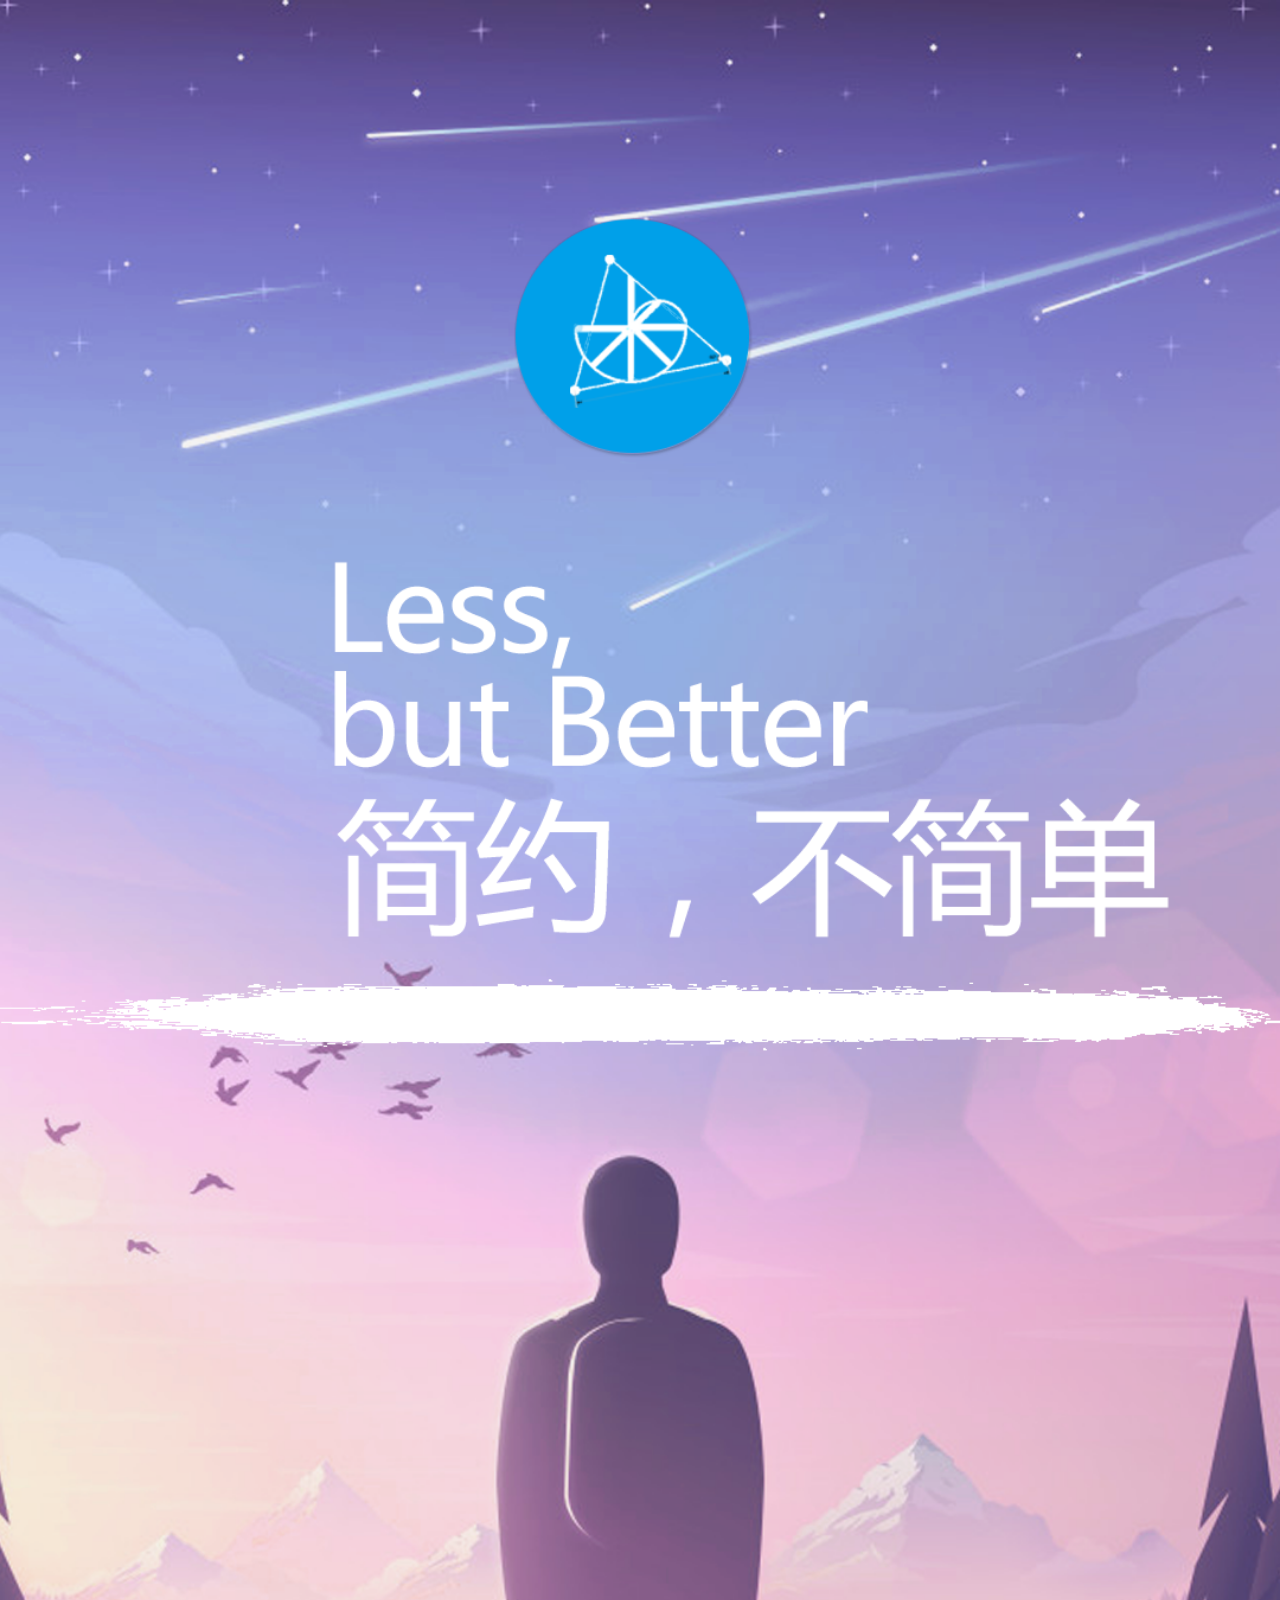
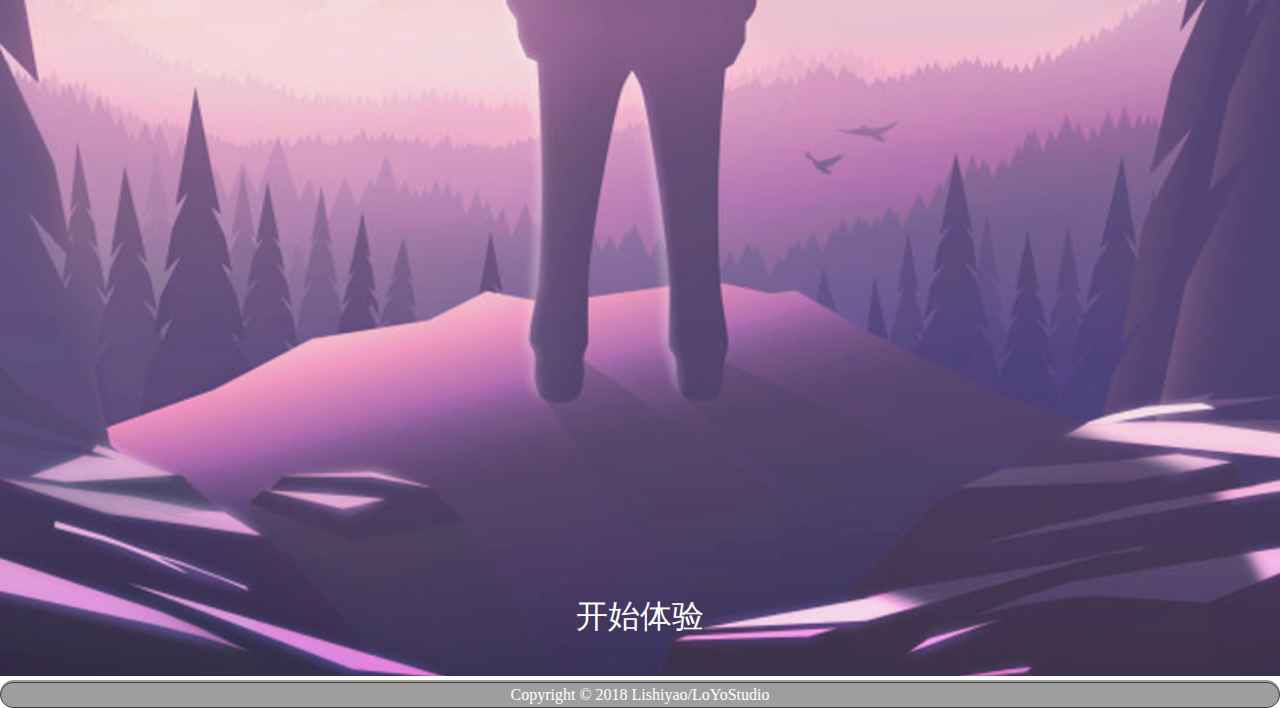
<file: index.html>
<!DOCTYPE html>
<html lang="en">

<head>
    <meta charset="UTF-8">
    <meta name="viewport" content="width=device-width, initial-scale=1.0">
    <meta http-equiv="X-UA-Compatible" content="ie=edge">
    <title>Ruler</title>
    <link rel="stylesheet" href="index.css">
    <link rel="stylesheet" href="footer.css">
</head>

<body>
    <!-- 设置背景图片 -->
    <div id="background">
        <img src="images/WelcomeB.png" />
        <div class="welcome"><a href="introduce.html">开始体验</a></div>
    </div>
    <div class="copy"></div>
    <div class="footer">Copyright &copy; 2018 Lishiyao/LoYoStudio</div>
</body>

</html>
</file>
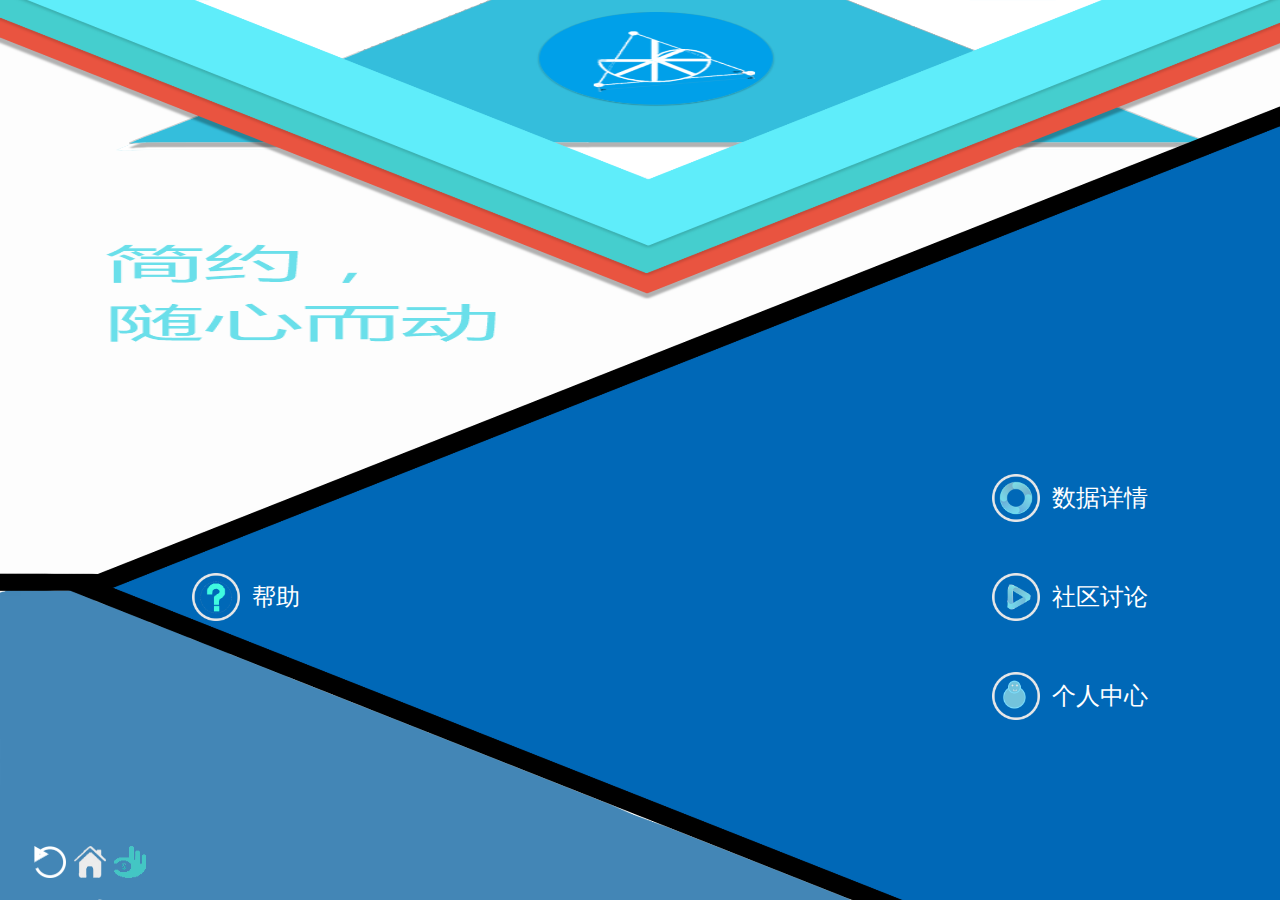
<file: bbs.html>
<!DOCTYPE html>
<html lang="zh,CN">

<head>
    <meta charset="UTF-8">
    <meta name="viewport" content="width=device-width, initial-scale=1.0">
    <meta http-equiv="X-UA-Compatible" content="ie=edge">
    <link rel="stylesheet" href="bbs.css">
    <title>社区</title>
</head>

<body>
    <div class="background">
        <img src="images/bbs.png">
    </div>
    <a href="help.html" class="tohelp">
        <div class="pos1">
            <img src="images/tohelp.png" alt="">
            <div class="text">帮助</div>
        </div>
    </a>
    <a href="404.html" class="tobbs">
        <div class="pos2">
            <img src="images/tobbs.png" alt="">
            <div class="text">社区讨论</div>
        </div>
    </a>
    <a href="404.html" class="date">
        <div class="pos3">
            <img src="images/date.png" alt="">
            <div class="text">数据详情</div>
        </div>
    </a>
    <a href="404.html" class="myinfo">
        <div class="pos4">
            <img src="images/myinfo.png" alt="">
            <div class="text">个人中心</div>
        </div>
    </a>
    <div class="wrapper">
    <ul>
        <!-- 刷新 -->
        <li><a href="bbs.html"><img src="images/f5.png" alt=""></a></li>
        <!-- 主页 -->
        <li><a href="introduce.html"><img src="images/mainpage.png" alt=""></a></li>
        <!-- 捐赠 -->
        <li><a href="pay.html"><img src="images/support.png" alt=""></a></li>
    </ul>
    </div>
</body>

</html>
</file>
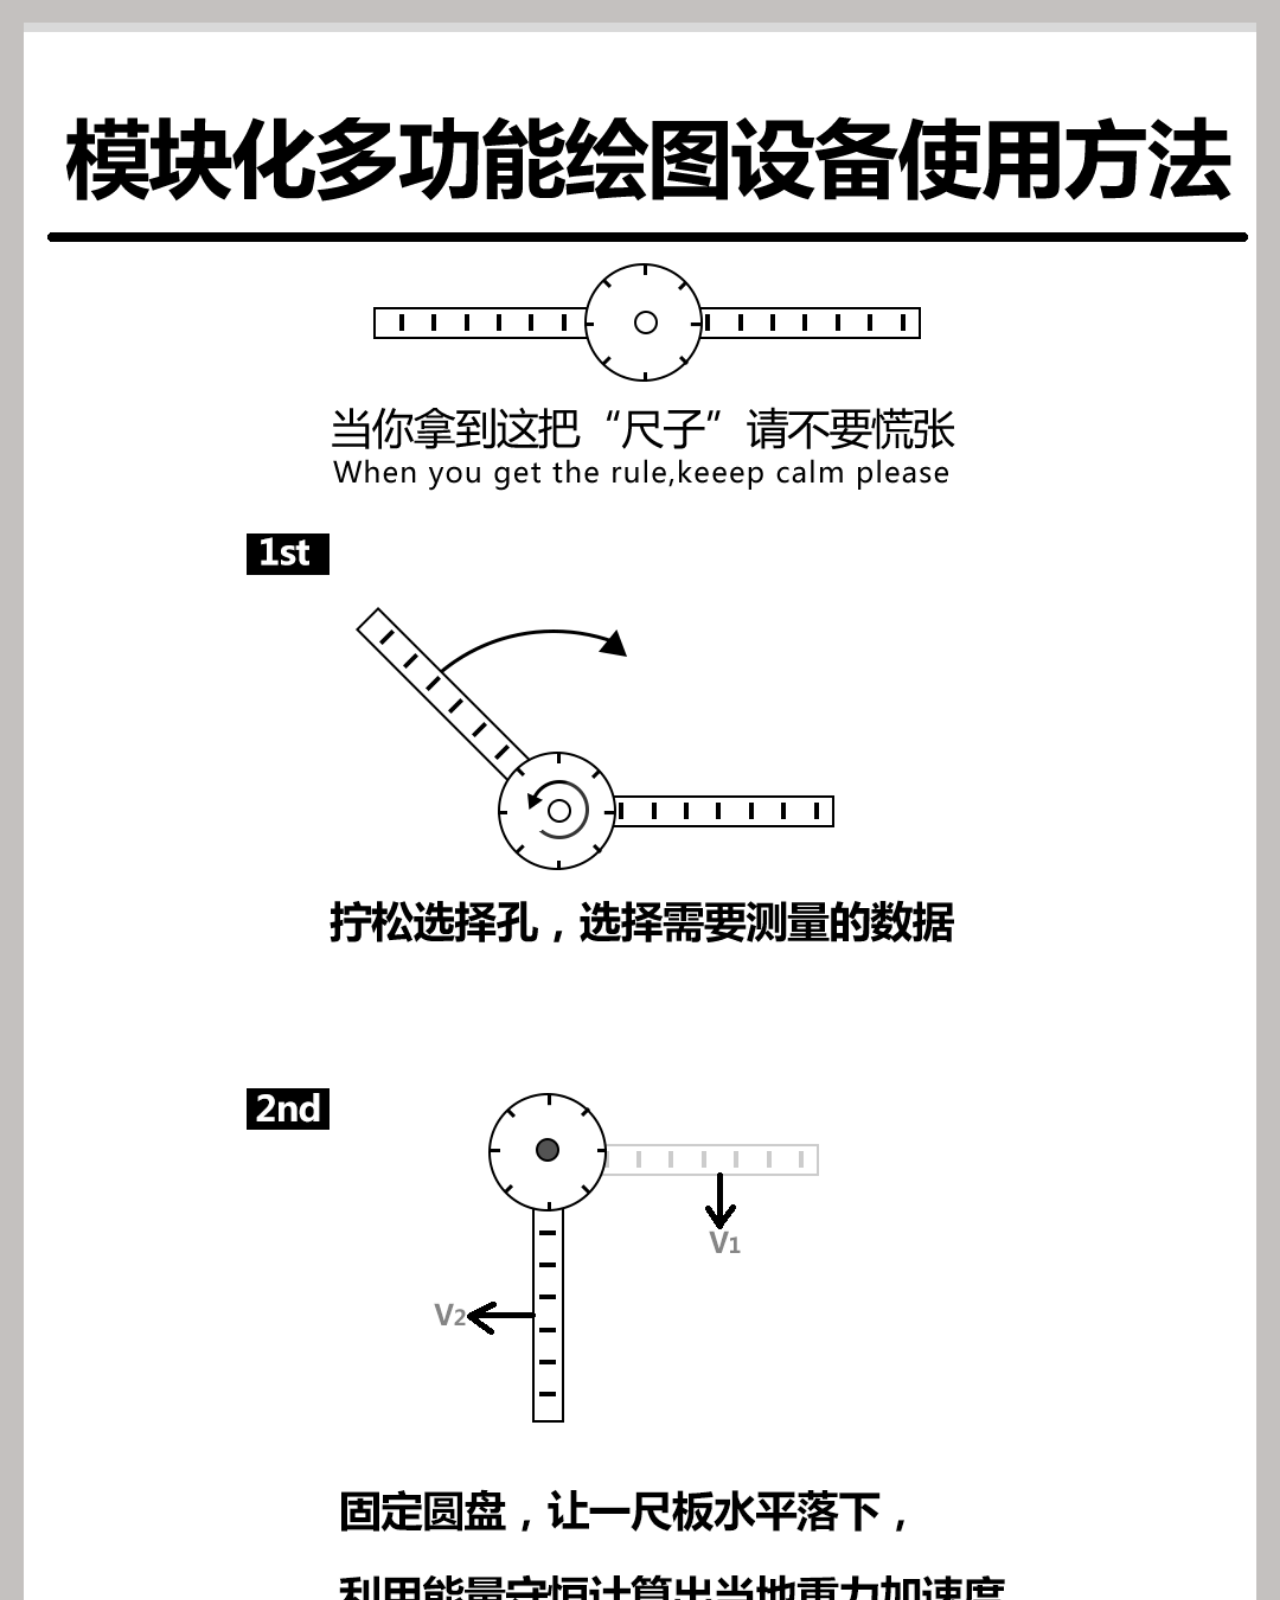
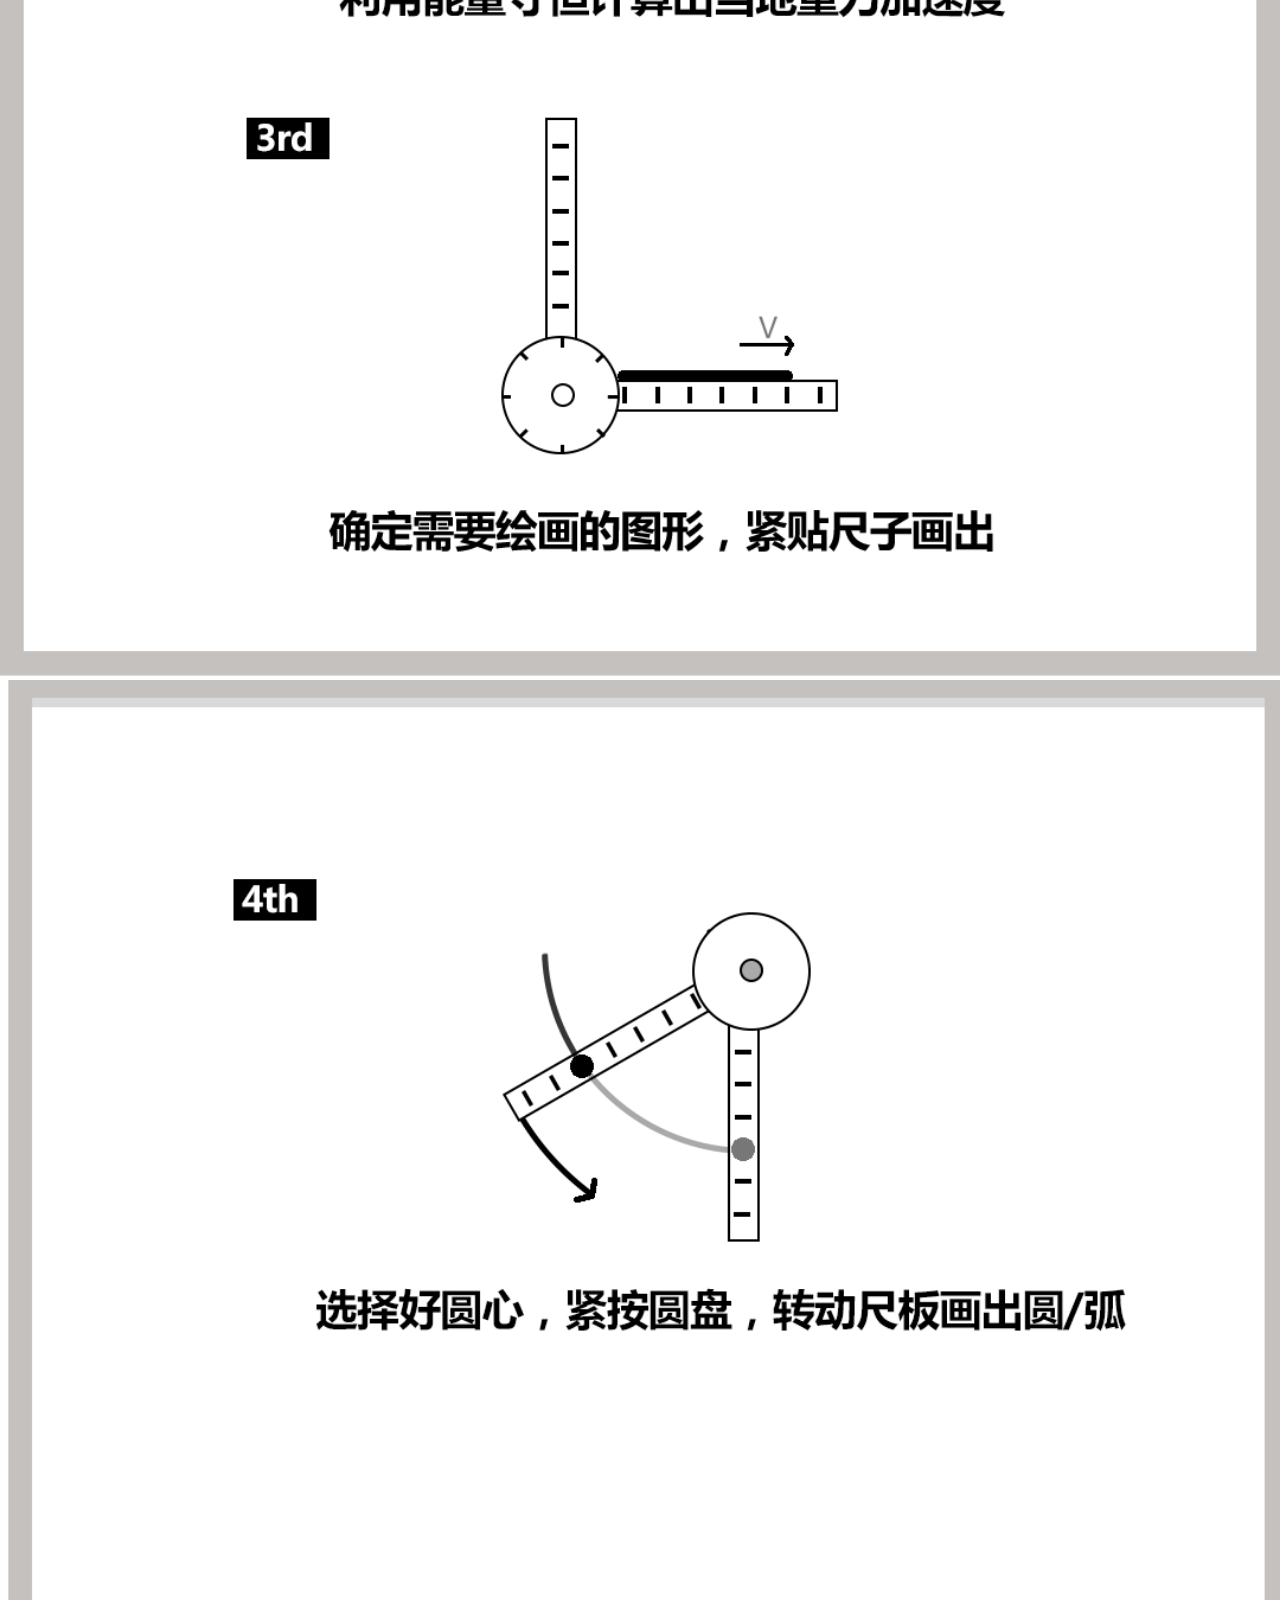
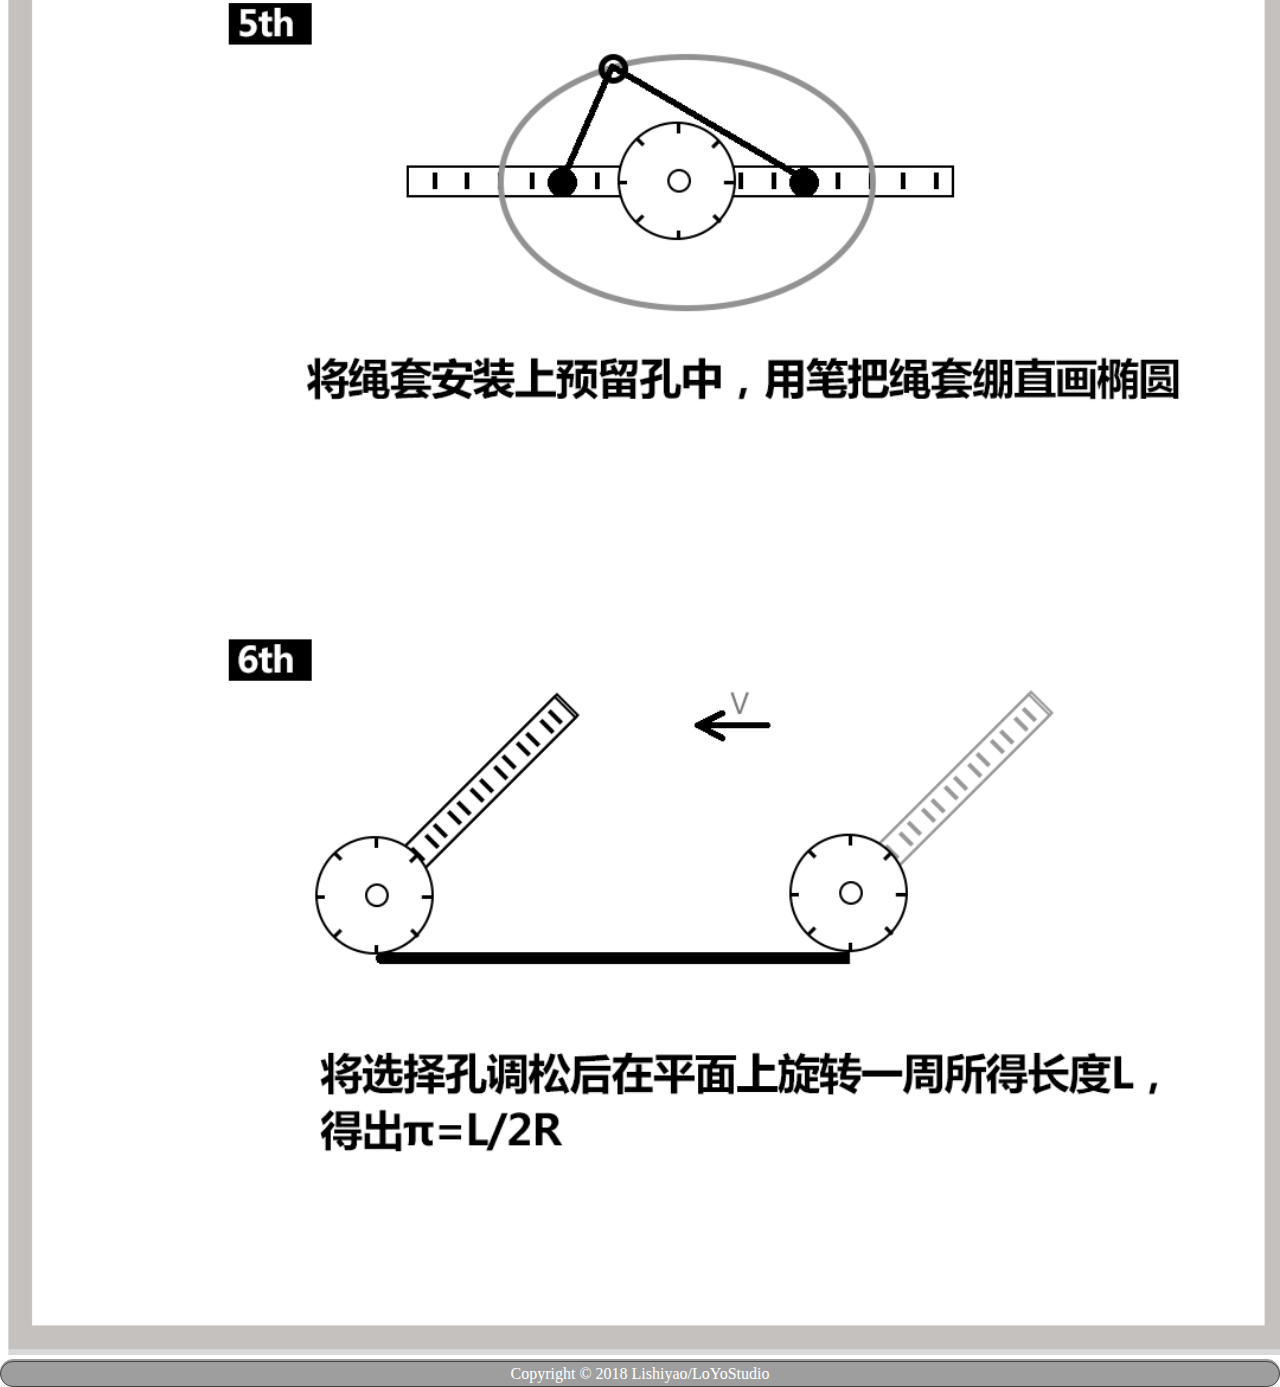
<file: help.html>
<!DOCTYPE html>
<html lang="en">

<head>
    <meta charset="UTF-8">
    <meta name="viewport" content="width=device-width, initial-scale=1.0">
    <meta http-equiv="X-UA-Compatible" content="ie=edge">
    <link rel="stylesheet" href="help.css">
    <title>Help</title>
    <link rel="stylesheet" href="footer.css">
</head>

<body>
    <div>
        <img src="images/help1.png" alt="">
        <img src="images/help2.png" alt="">
    </div>
    <div class="copy"></div>
    <div class="footer">Copyright &copy; 2018 Lishiyao/LoYoStudio</div>
</body>
</html>
</file>
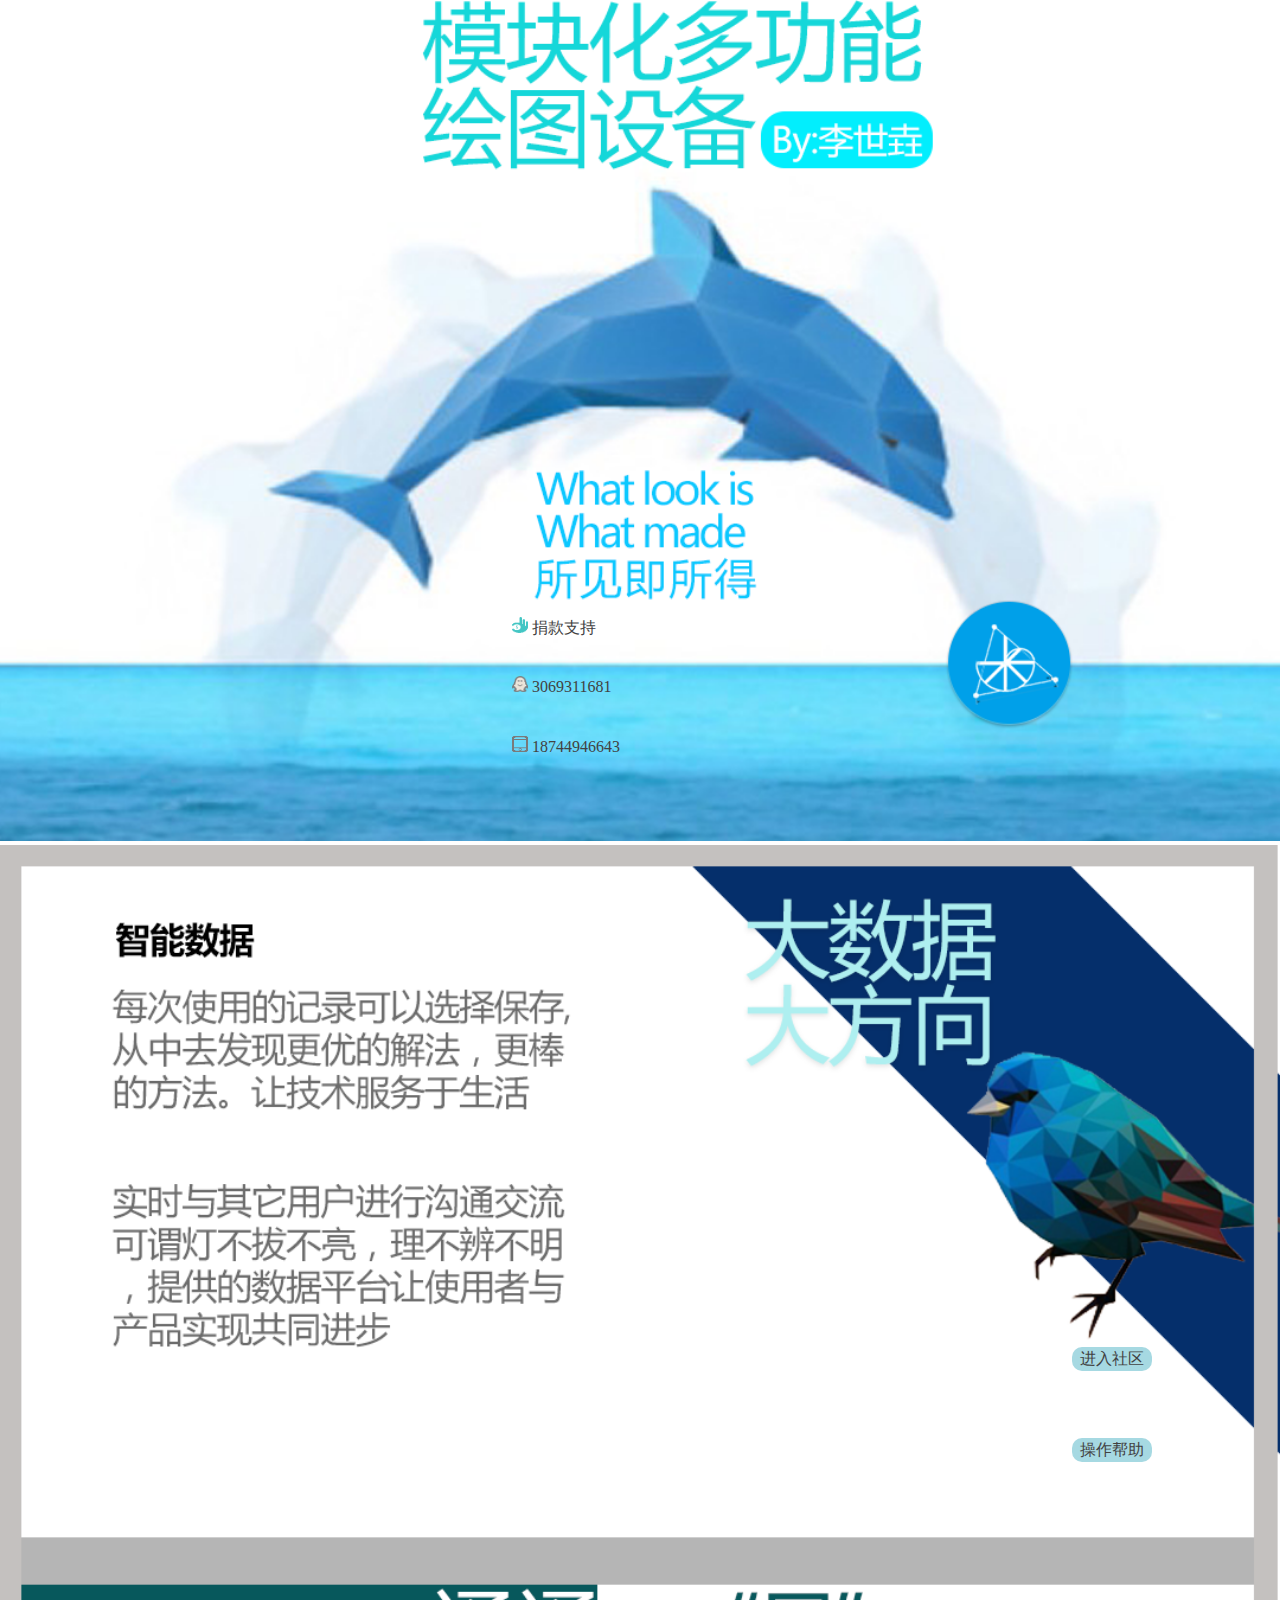
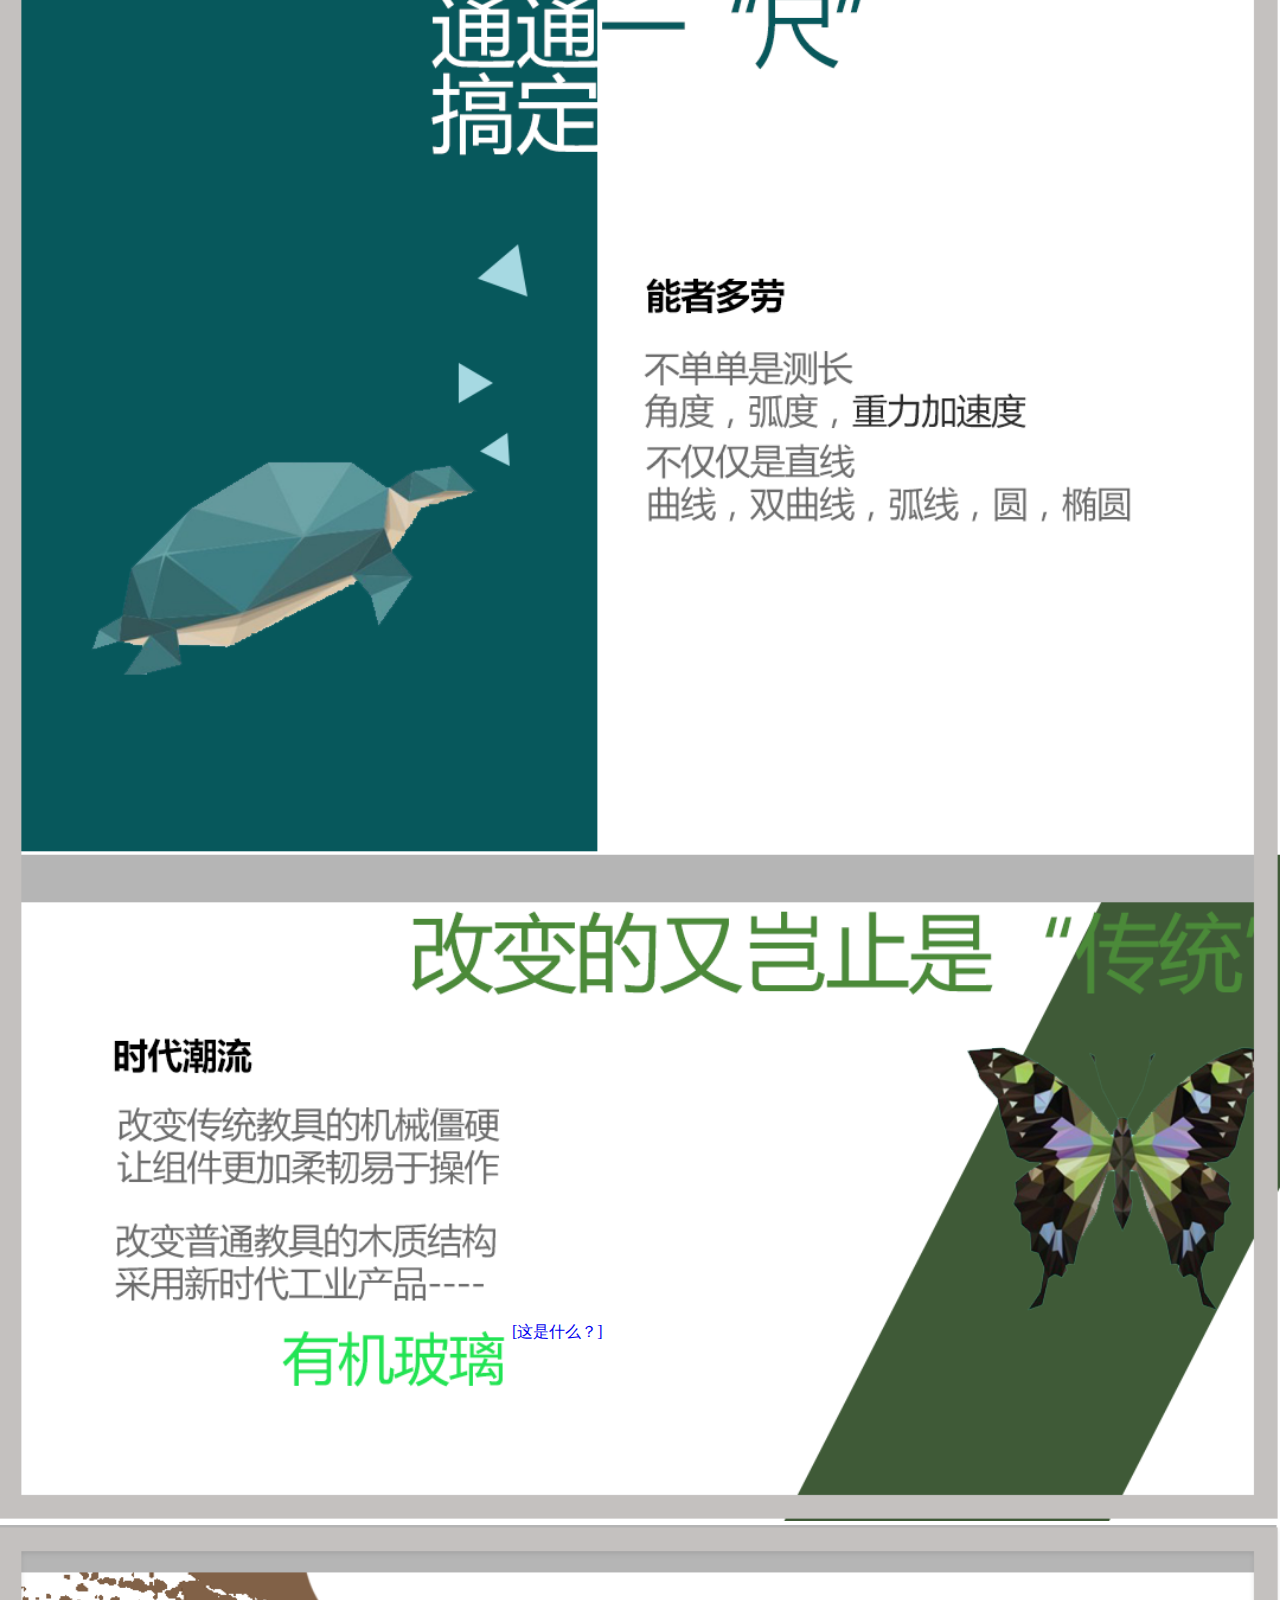
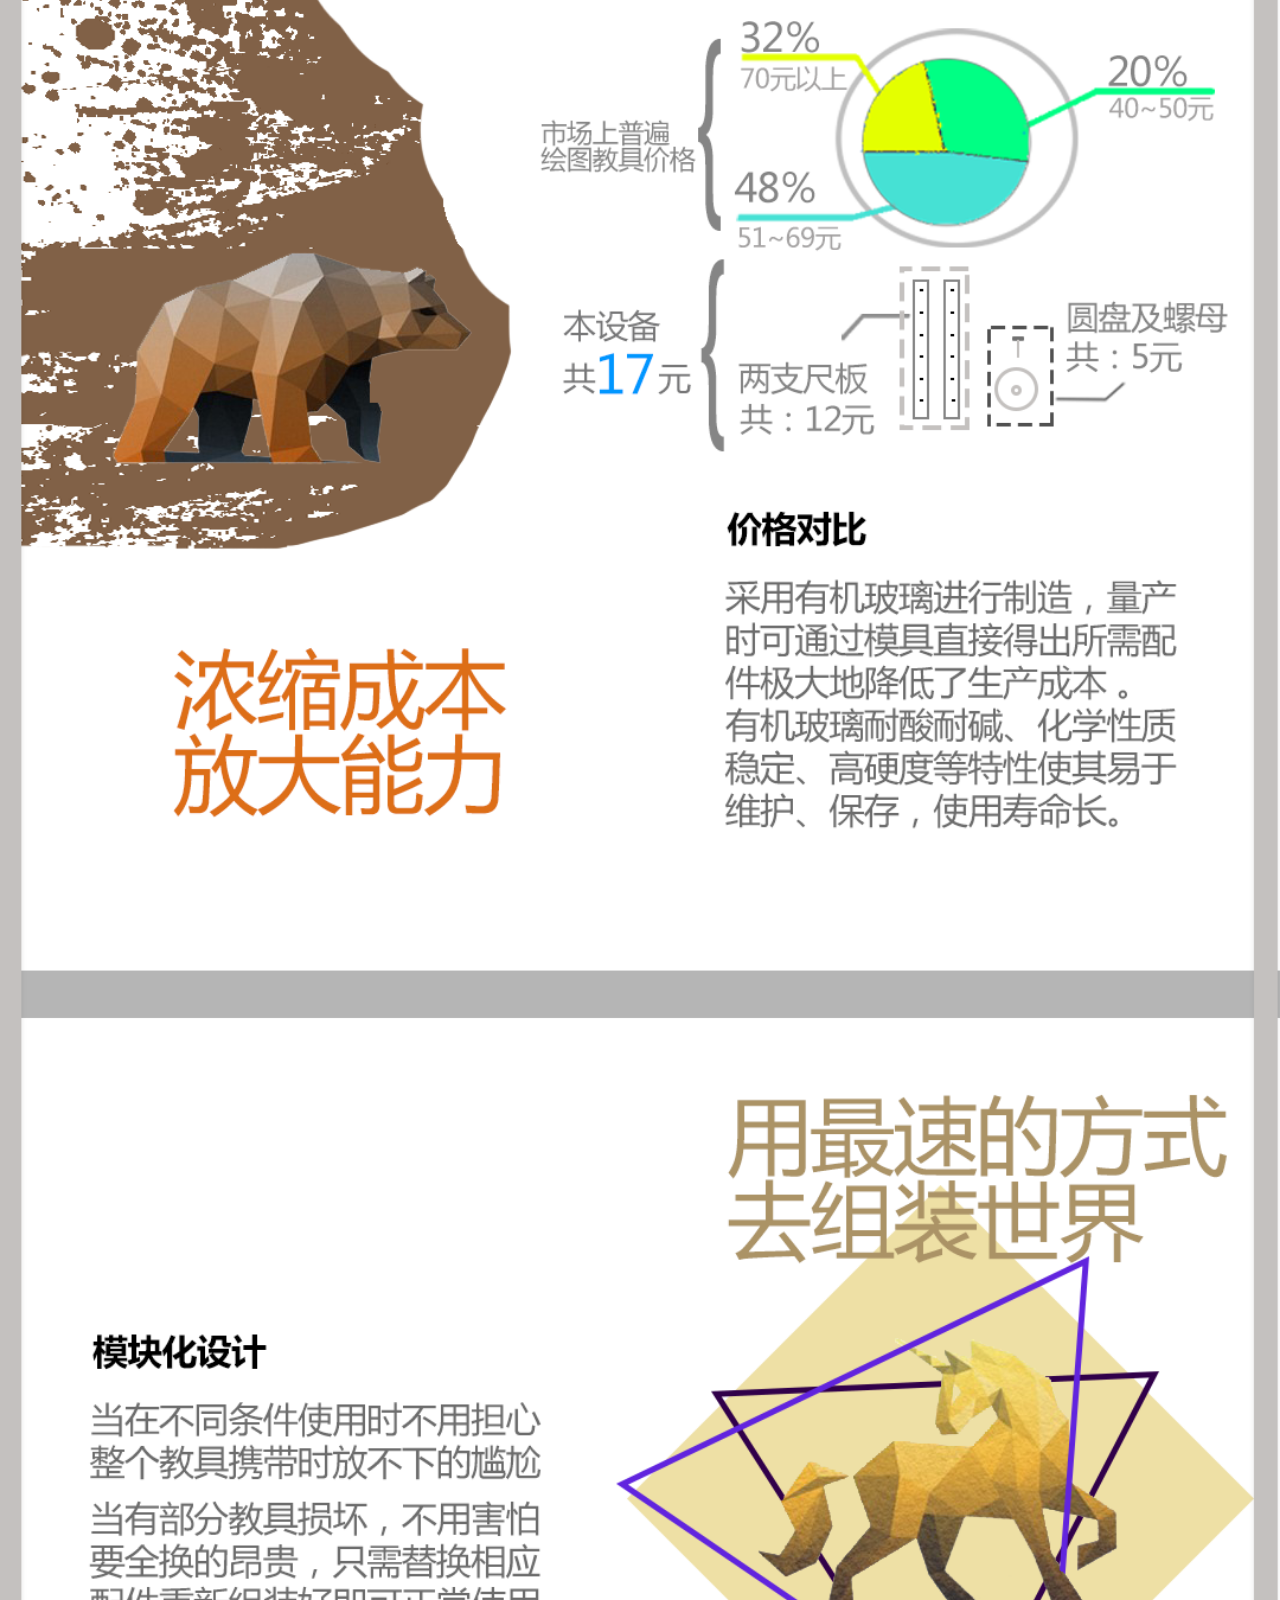
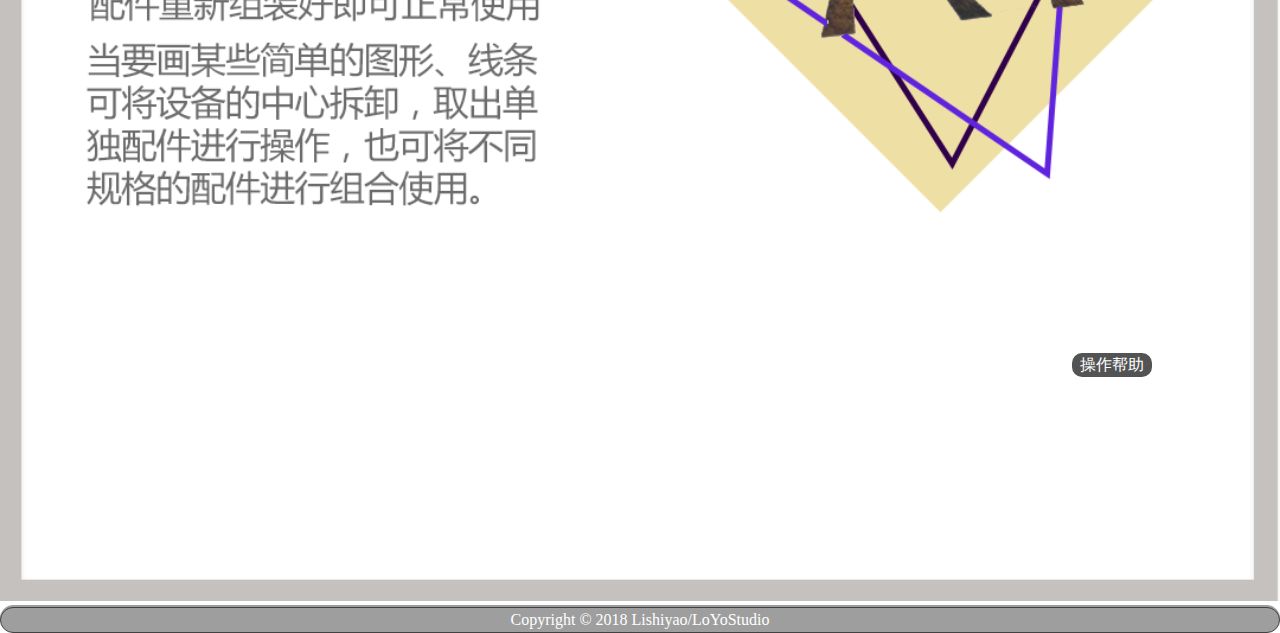
<file: introduce.html>
<!DOCTYPE html>
<html lang="zh,CN">

<head>
    <meta charset="UTF-8">
    <meta name="viewport" content="width=device-width, initial-scale=1.0">
    <meta http-equiv="X-UA-Compatible" content="ie=edge">
    <title>Introduce</title>
    <link rel="stylesheet" href="introduce.css">
    <link rel="stylesheet" href="footer.css">
</head>

<body>
    <div class="Wrapper">
        <!-- 第一屏 -->
        <div class="first">
            <img src="images/intro1.png">
            <!-- QQ跳转 -->
            <a href="mqqwpa://im/chat?chat_type=wpa&uin=3069311681&version=1&src_type=web&web_src=oicqzone.com" class="qq">
                <div>
                    <img src="images/qq.png"> 3069311681
                </div>
            </a>
            <!-- 捐赠 -->
            <a href="pay.html" class="sup">
                <div>
                    <img src="images/support.png"> 捐款支持
                </div>
            </a>
            <!-- 电话 -->
            <a href="tel:18744946643" class="tel">
                <div>
                    <img src="images/tel.png"> 18744946643
                </div>
            </a>
            <a href="" class="tel"></a>
        </div>
        <!-- 第二屏 -->
        <div class="second">
            <img src="images/intro2.png" alt="">
            <a href="bbs.html" class="bbs">
                <div>
                    进入社区
                </div>
            </a>
            <a href="help.html" class="help">
                <div>
                    操作帮助
                </div>
            </a>
            <a href="https://baike.baidu.com/item/%E6%9C%89%E6%9C%BA%E7%8E%BB%E7%92%83/170193?fr=aladdin
            " class="what" target="blank">
                [这是什么？]
            </a>
        </div>
        <!-- 第三屏 -->
        <div class="third">
            <img src="images/intro3.png">
            <a href="help.html" class="help2">
                操作帮助
            </a>
        </div>
    </div>
    <div class="copy"></div>
    <div class="footer">Copyright &copy; 2018 Lishiyao/LoYoStudio</div>
</body>

</html>
</file>
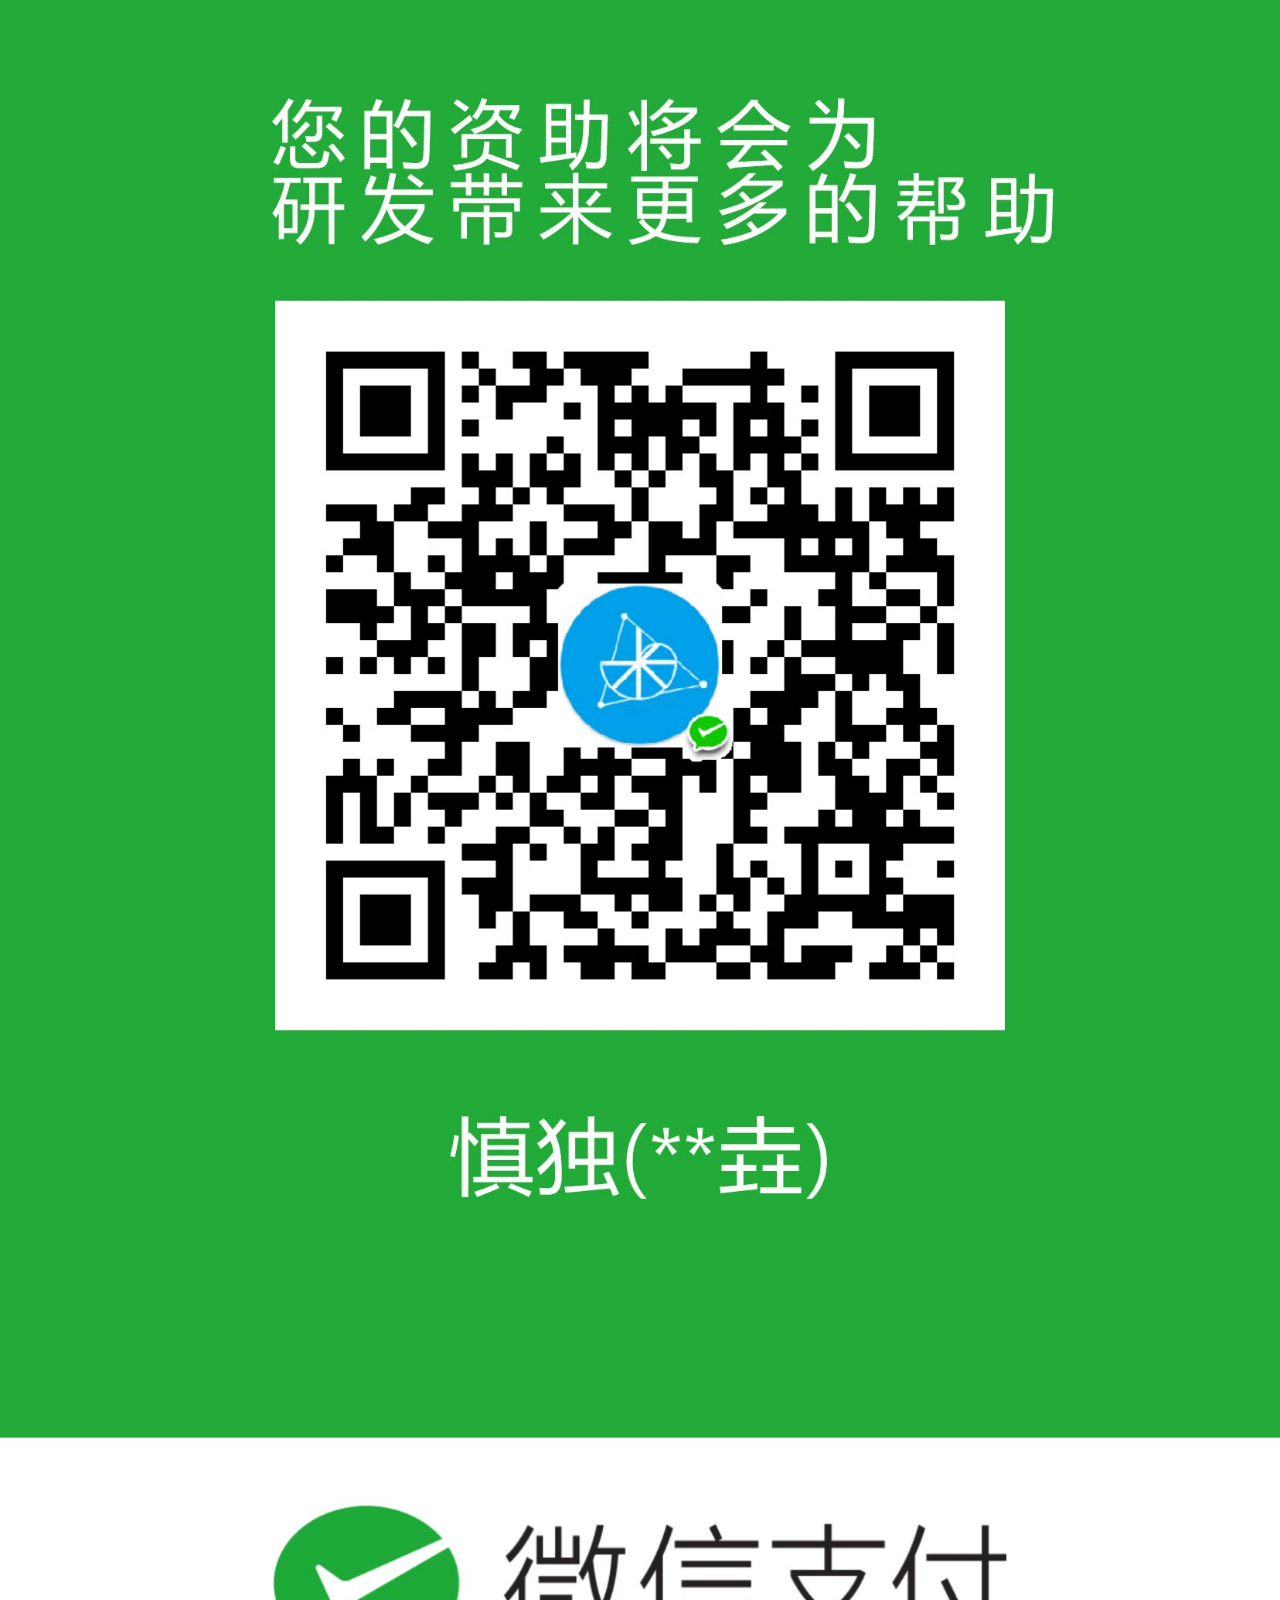
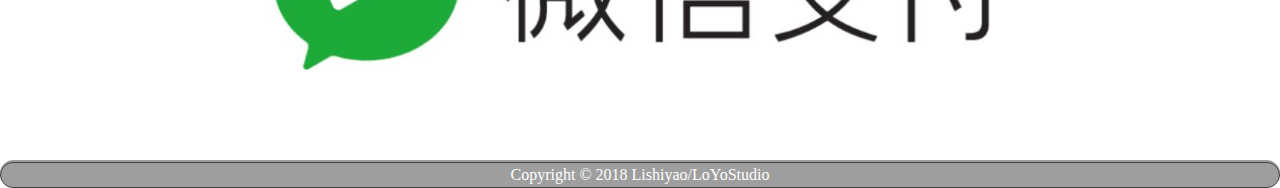
<file: pay.html>
<!DOCTYPE html>
<html lang="en">

<head>
    <meta charset="UTF-8">
    <meta name="viewport" content="width=device-width, initial-scale=1.0">
    <meta http-equiv="X-UA-Compatible" content="ie=edge">
    <link rel="stylesheet" href="pay.css">
    <link rel="stylesheet" href="footer.css">
    <title>Pay</title>
</head>

<body>
    <div class="pay">
        <img src="images/pay.jpg" alt="">
    </div>
    <div class="copy"></div>
    <div class="footer">Copyright &copy; 2018 Lishiyao/LoYoStudio</div>
</body>

</html>
</file>
<file: index.css>
* {
    margin: 0;
    padding: 0;
}

#background {
    position: relative;
width: 100%;
}

div#background>img {
    height: 100%;
    width: 100%;
    border: 0;
}
a{
    text-decoration: none;
    color: #fff;
}
.welcome{
    width: 6em;
    height: 2em;
    line-height: 2em;
    font-size: 2em;
    /* background-color: #4e32c9f3; */
    position: absolute;
    bottom: 1em;
    left: 50%;
    margin-left: -3em;
    /* border-radius: 30px; */
    text-align: center;
}
</file>
<file: footer.css>
.copy{
    position: relative;
    background-color: #9E9E9E;
    height: auto;
    min-height: 100%;
    padding-bottom:1.5em; 
    border: solid #9E9E9E 1px;
    border-radius: 15px;
    z-index: 0;
}
.footer{
    position: relative;
    text-align: center;
    background-color: #9E9E9E;
    margin-top: -1.5em;
    font-size: 1em;
    color: #fff;
    height: 1.5em;
    line-height: 1.5em;
    border: solid #424242 1px;
    border-radius: 15px;
    z-index: 0;
}
</file>
<file: bbs.css>
* {
    margin: 0;
    padding: 0;
}

ul>li {
list-style: none;
}

.background {
position: absolute;
left: 0;
top: 0;
right: 0;
bottom: 0;
z-index: -1;
}

div.background>img {
    height: 100%;
    width: 100%;
    border: 0;
}

a {
text-decoration: none;
}

.date>div,
.myinfo>div,
.tobbs>div,
.tohelp>div {
    height: 3em;
    width: 10em;
}

.date>div>img,
.myinfo>div>img,
.tobbs>div>img,
.tohelp>div>img {
    width: 3em;
    height: 3em;
}

.date>div>.text,
.myinfo>div>.text,
.tobbs>div>.text,
.tohelp>div>.text {
    display: inline-block;
    position: absolute;
    top: 0;
    left: 2.5em;
    width: 5em;
    height: 2em;
    color: #fff;
    font-size: 1.5em;
    line-height: 2em;
}

.tohelp>div>.text {
    width: 2em !important;
}

div.pos1 {
    width: 7em !important;
}

.pos1 {
    position: absolute;
    bottom: 31%;
    left: 15%;
}

.pos2 {
    position: absolute;
    bottom: 31%;
    right: 10%;
}

.pos3 {
    position: absolute;
    bottom: 42%;
    right: 10%;
}

.pos4 {
    position: absolute;
    bottom: 20%;
    right: 10%;
}

ul>li>a>img {
    width: 2em;
    height: 2em;
}

ul>li {
    float: left;
    margin-left: 0.5em;
}

div>ul {
    position: absolute;
    bottom: 2%;
    left: 2%;
}
.Wrapper::after{
    content: '';
    display: block;
    clear: both;
}
</file>
<file: help.css>
*{
    margin: 0;
    padding: 0;
}
div>img{
    width: 100%;
}
</file>
<file: introduce.css>
* {
    margin: 0;
    padding: 0;
}

.first {
    display: inline-block;
    position: relative;
    width: 100%;
}

.Wrapper>div>img {
    width: 100%
}

a {
    text-decoration: none;
}

.first>a>div>img {
    width: 1em;
    height: 1em;
}

.first>.qq>div {
    position: absolute;
    left: 40%;
    top: 80%;
    color: #424242;
}

.first>.sup>div {
    position: absolute;
    left: 40%;
    top: 73%;
    color: #424242;
}

.first>.tel>div {
    position: absolute;
    left: 40%;
    top: 87%;
    color: #424242;
}

.Wrapper>.second {
    position: relative;
}

.bbs>div {
    position: absolute;
    top: 22%;
    right: 10%;
    font-size: 1em;
    line-height: 1.5em;
    height: 1.5em;
    width: 5em;
    text-align: center;
    border-radius: 10px;
    background-color: #a6d9e2;
    color: #424242;
}
.help>div {
    position: absolute;
    top: 26%;
    right: 10%;
    font-size: 1em;
    line-height: 1.5em;
    height: 1.5em;
    width: 5em;
    text-align: center;
    border-radius: 10px;
    background-color: #a6d9e2;
    color: #424242;
}
.what{
    display: inline-block;
    font-size: 1em;
    position: absolute;
    left:40%;
    bottom: 8%;
}
.Wrapper>.third{
    position: relative;
}
.help2{
    position: absolute;
    bottom: 10%;
    right: 10%;
    font-size: 1em;
    line-height: 1.5em;
    height: 1.5em;
    width: 5em;
    text-align: center;
    border-radius: 10px;
    background-color:#535353;
    color: #ffffff;
}
</file>
<file: pay.css>
*{
    margin: 0;
    padding: 0;
}

.pay>img{
    width: 100%;
    position: relative;
}
.back{
    border: solid #424242 1px;
    border-radius: 10px;
    height: 2em;
    width: 5em;
    background-color: #424242;
    color: #fff;
    text-align: center;
    line-height: 2em;
}
a>div{
    position: absolute;
    bottom: 32.5%;
    left: 50%;
    margin-left: -2.5em;
}
</file>
